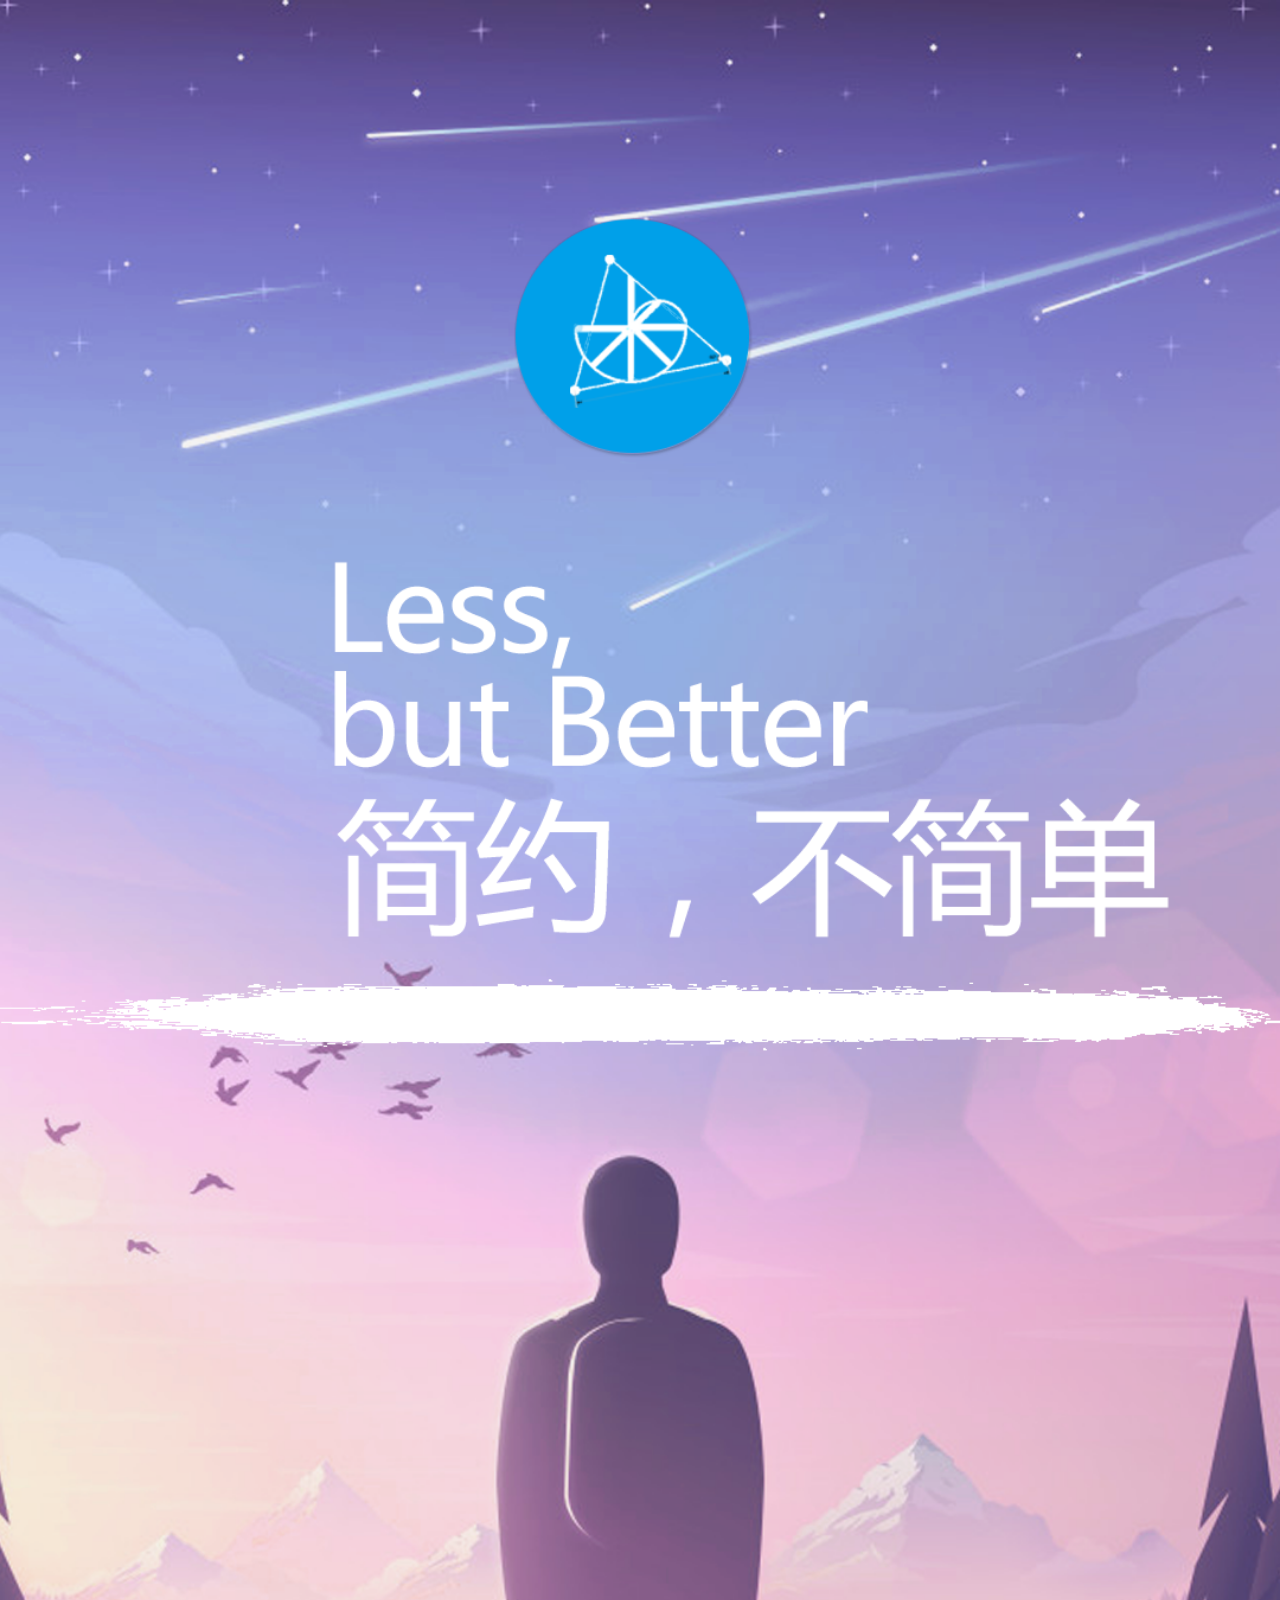
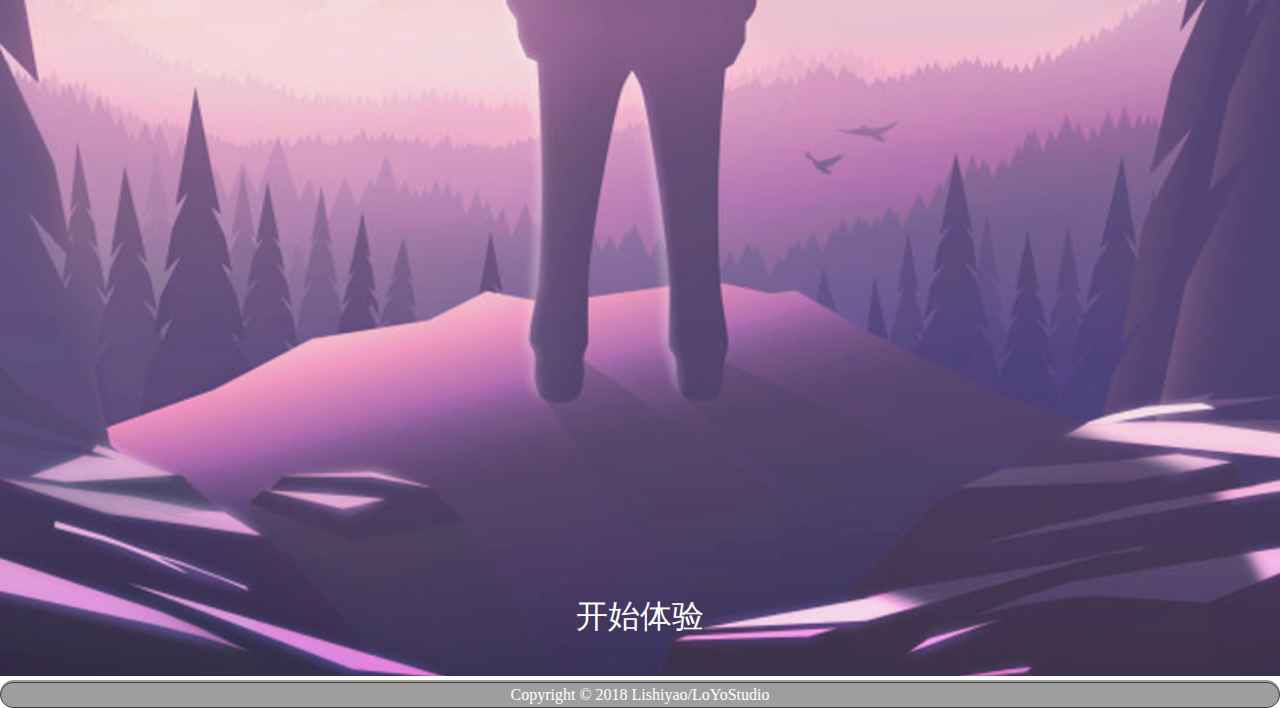
<file: index.html>
<!DOCTYPE html>
<html lang="en">

<head>
    <meta charset="UTF-8">
    <meta name="viewport" content="width=device-width, initial-scale=1.0">
    <meta http-equiv="X-UA-Compatible" content="ie=edge">
    <title>Ruler</title>
    <link rel="stylesheet" href="index.css">
    <link rel="stylesheet" href="footer.css">
</head>

<body>
    <!-- 设置背景图片 -->
    <div id="background">
        <img src="images/WelcomeB.png" />
        <div class="welcome"><a href="introduce.html">开始体验</a></div>
    </div>
    <div class="copy"></div>
    <div class="footer">Copyright &copy; 2018 Lishiyao/LoYoStudio</div>
</body>

</html>
</file>
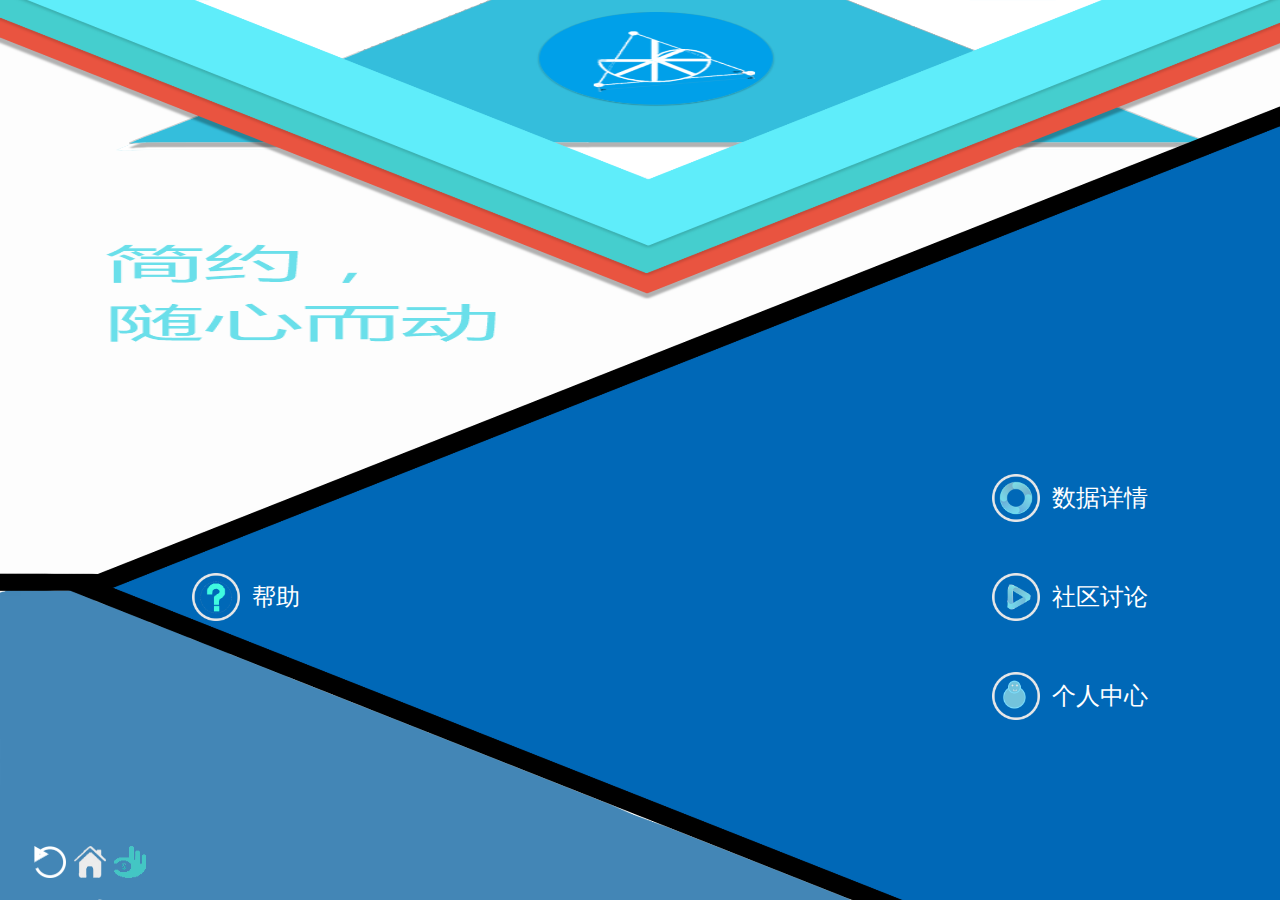
<file: bbs.html>
<!DOCTYPE html>
<html lang="zh,CN">

<head>
    <meta charset="UTF-8">
    <meta name="viewport" content="width=device-width, initial-scale=1.0">
    <meta http-equiv="X-UA-Compatible" content="ie=edge">
    <link rel="stylesheet" href="bbs.css">
    <title>社区</title>
</head>

<body>
    <div class="background">
        <img src="images/bbs.png">
    </div>
    <a href="help.html" class="tohelp">
        <div class="pos1">
            <img src="images/tohelp.png" alt="">
            <div class="text">帮助</div>
        </div>
    </a>
    <a href="404.html" class="tobbs">
        <div class="pos2">
            <img src="images/tobbs.png" alt="">
            <div class="text">社区讨论</div>
        </div>
    </a>
    <a href="404.html" class="date">
        <div class="pos3">
            <img src="images/date.png" alt="">
            <div class="text">数据详情</div>
        </div>
    </a>
    <a href="404.html" class="myinfo">
        <div class="pos4">
            <img src="images/myinfo.png" alt="">
            <div class="text">个人中心</div>
        </div>
    </a>
    <div class="wrapper">
    <ul>
        <!-- 刷新 -->
        <li><a href="bbs.html"><img src="images/f5.png" alt=""></a></li>
        <!-- 主页 -->
        <li><a href="introduce.html"><img src="images/mainpage.png" alt=""></a></li>
        <!-- 捐赠 -->
        <li><a href="pay.html"><img src="images/support.png" alt=""></a></li>
    </ul>
    </div>
</body>

</html>
</file>
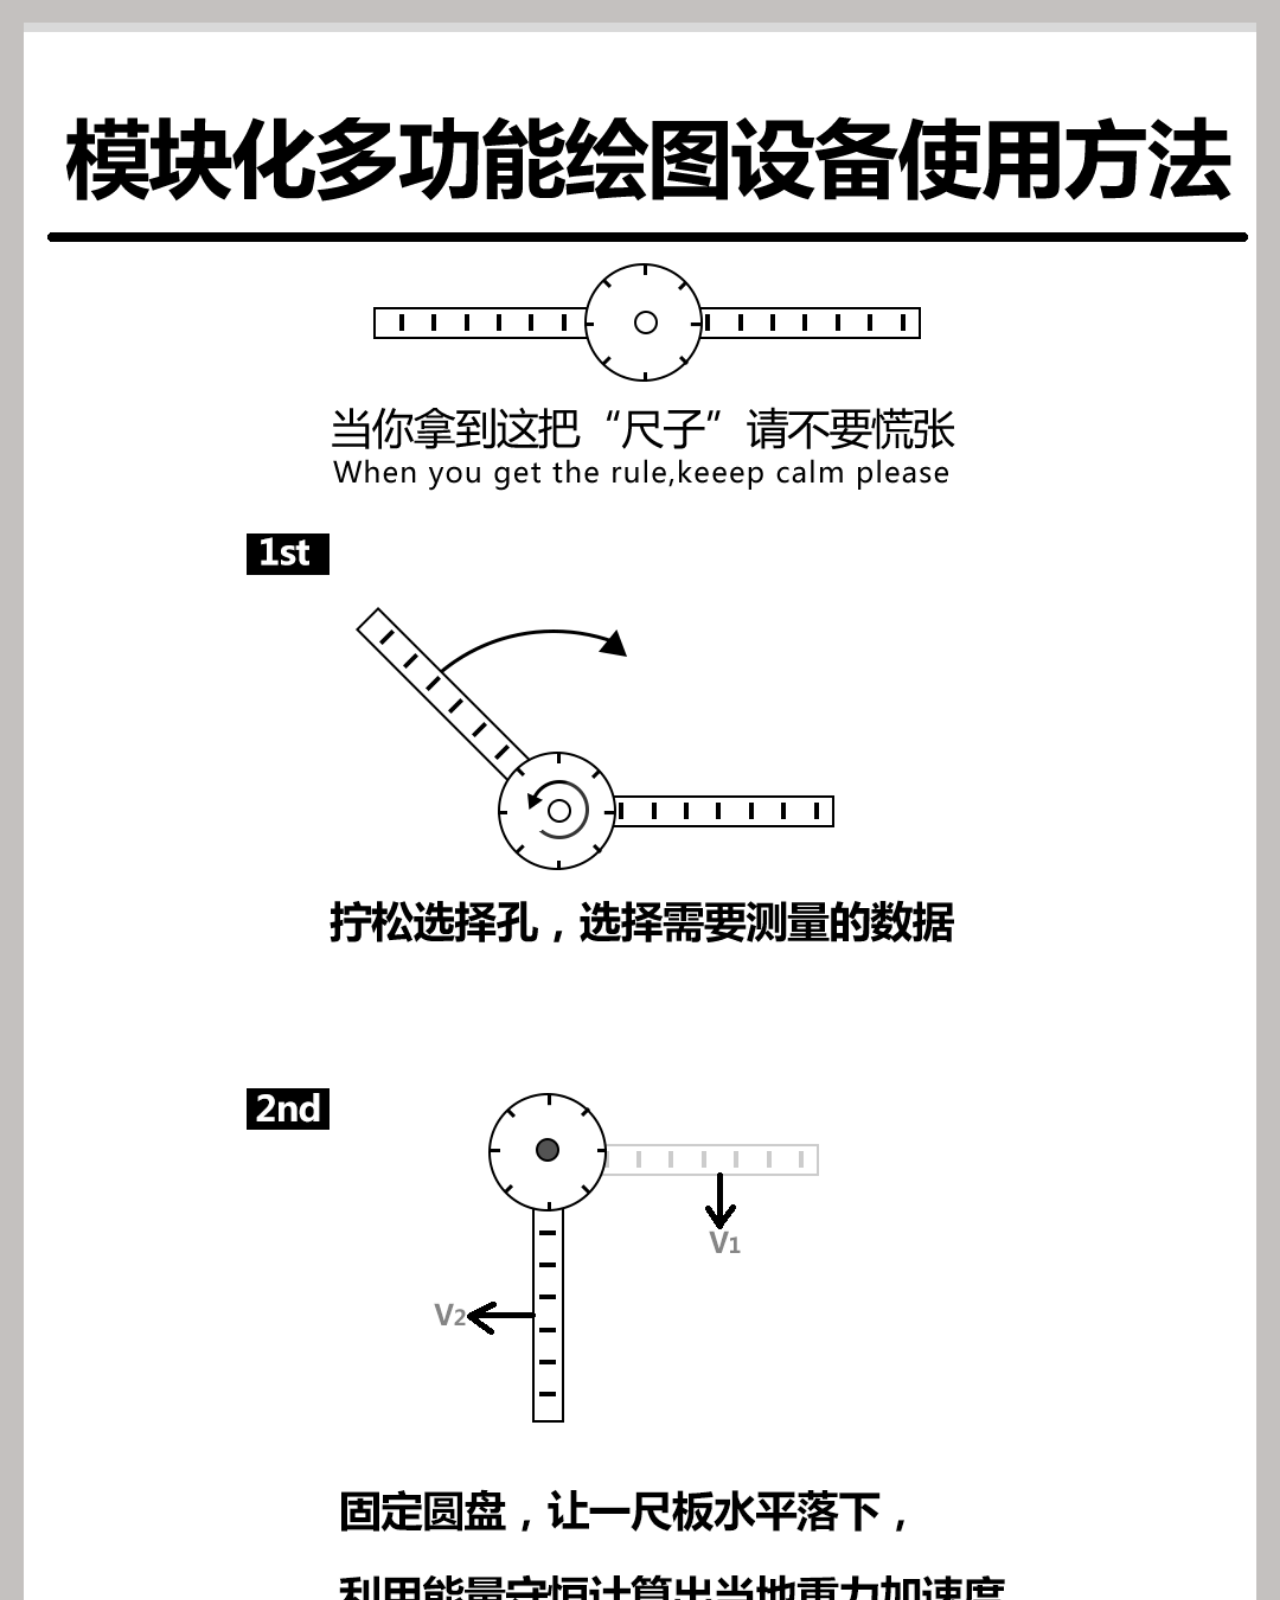
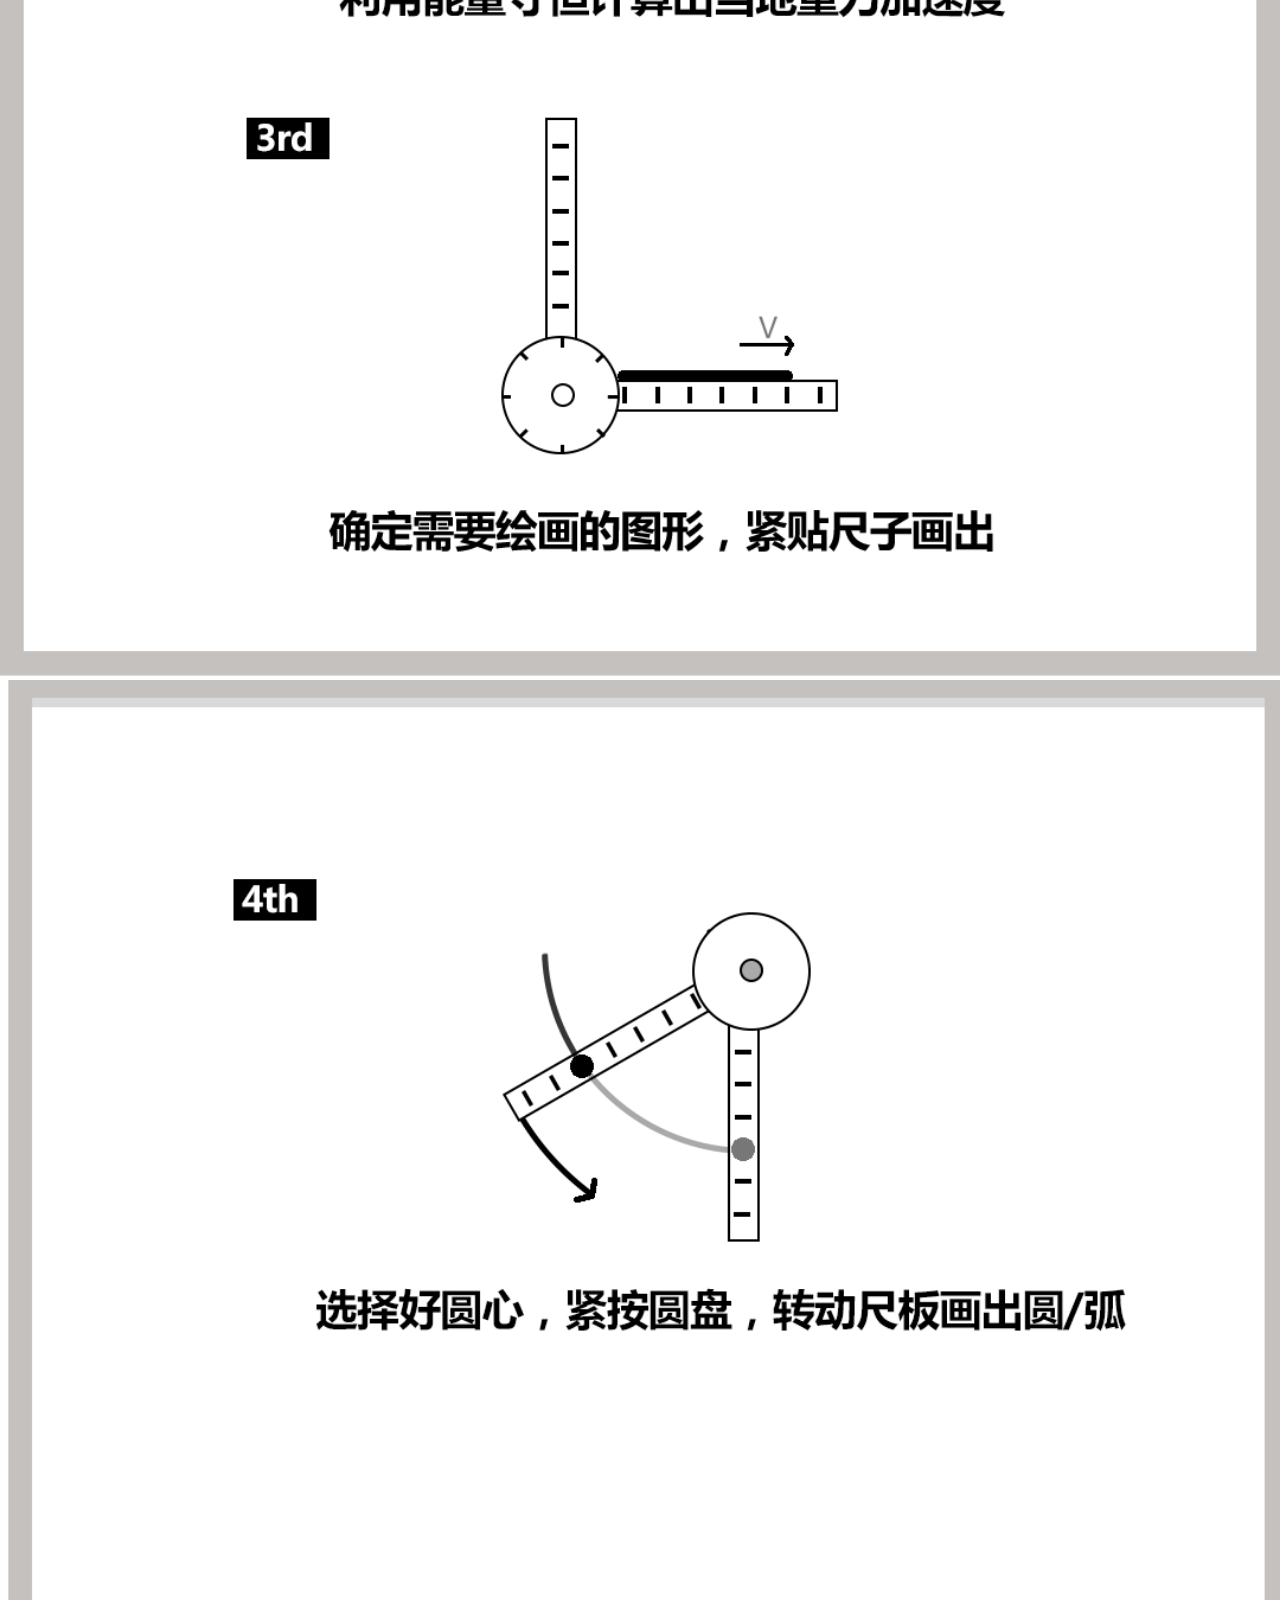
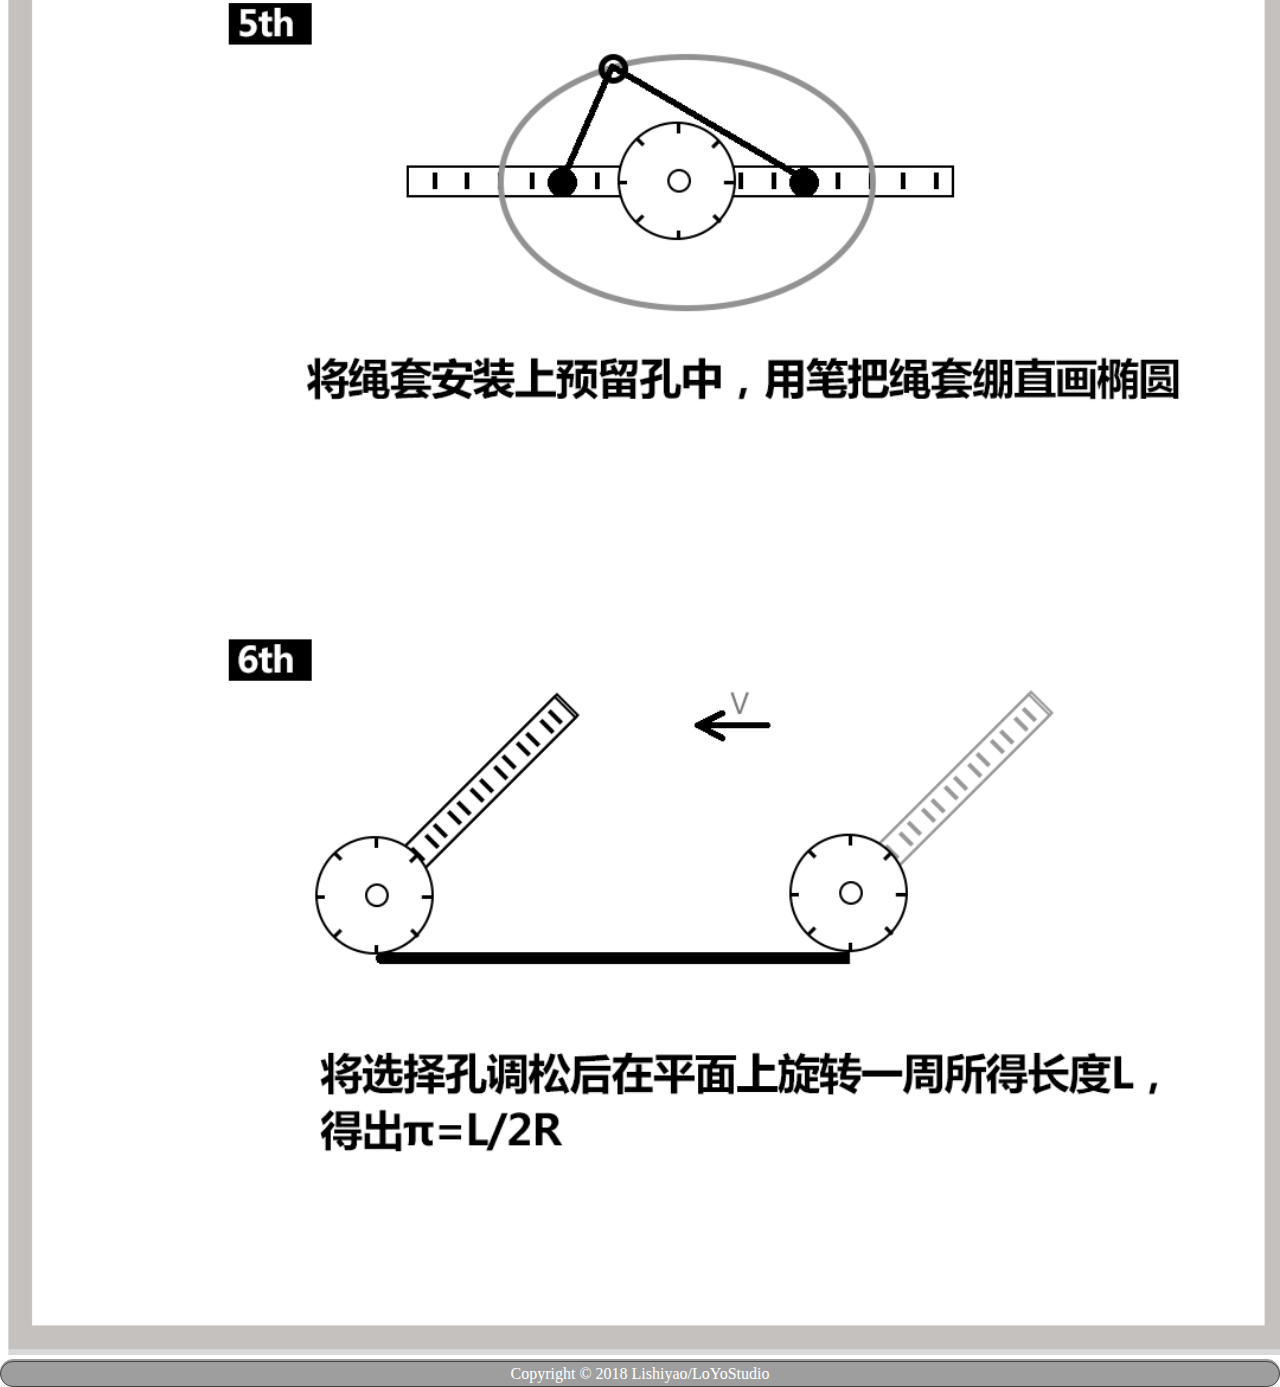
<file: help.html>
<!DOCTYPE html>
<html lang="en">

<head>
    <meta charset="UTF-8">
    <meta name="viewport" content="width=device-width, initial-scale=1.0">
    <meta http-equiv="X-UA-Compatible" content="ie=edge">
    <link rel="stylesheet" href="help.css">
    <title>Help</title>
    <link rel="stylesheet" href="footer.css">
</head>

<body>
    <div>
        <img src="images/help1.png" alt="">
        <img src="images/help2.png" alt="">
    </div>
    <div class="copy"></div>
    <div class="footer">Copyright &copy; 2018 Lishiyao/LoYoStudio</div>
</body>
</html>
</file>
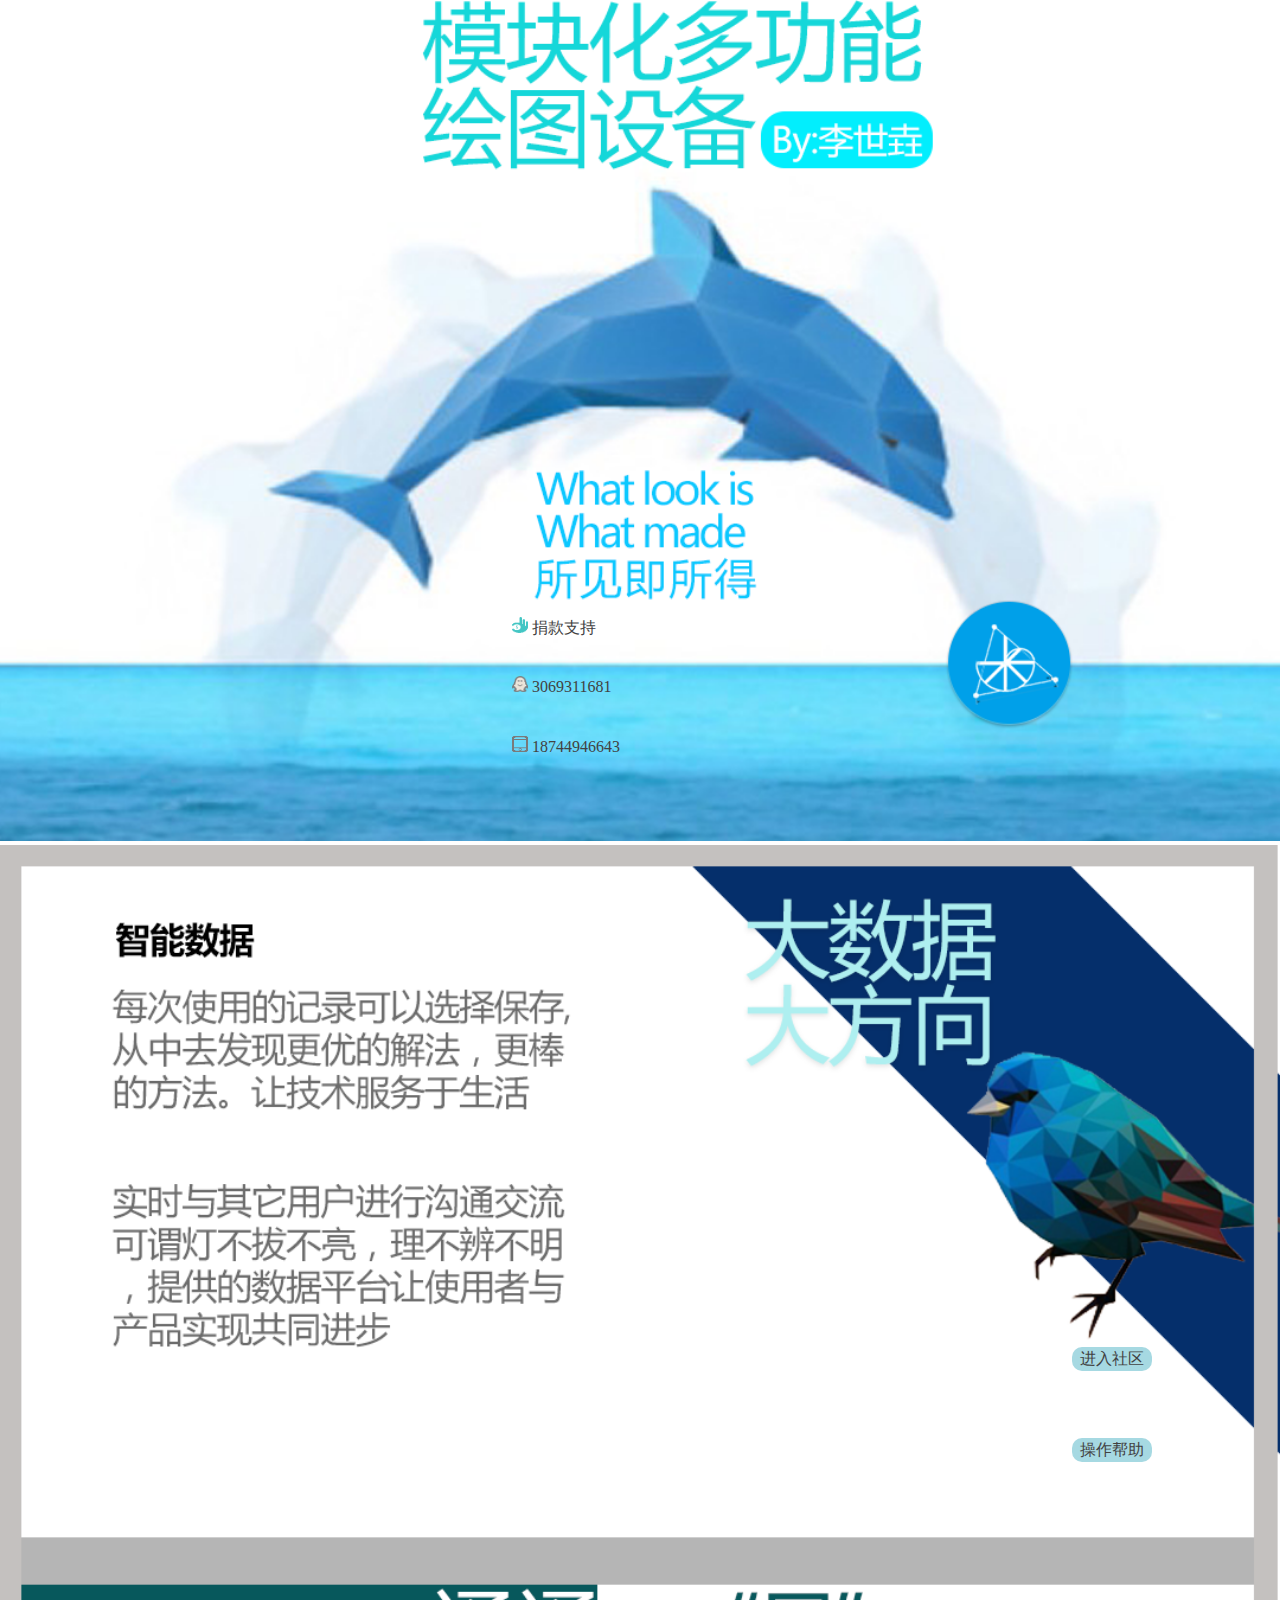
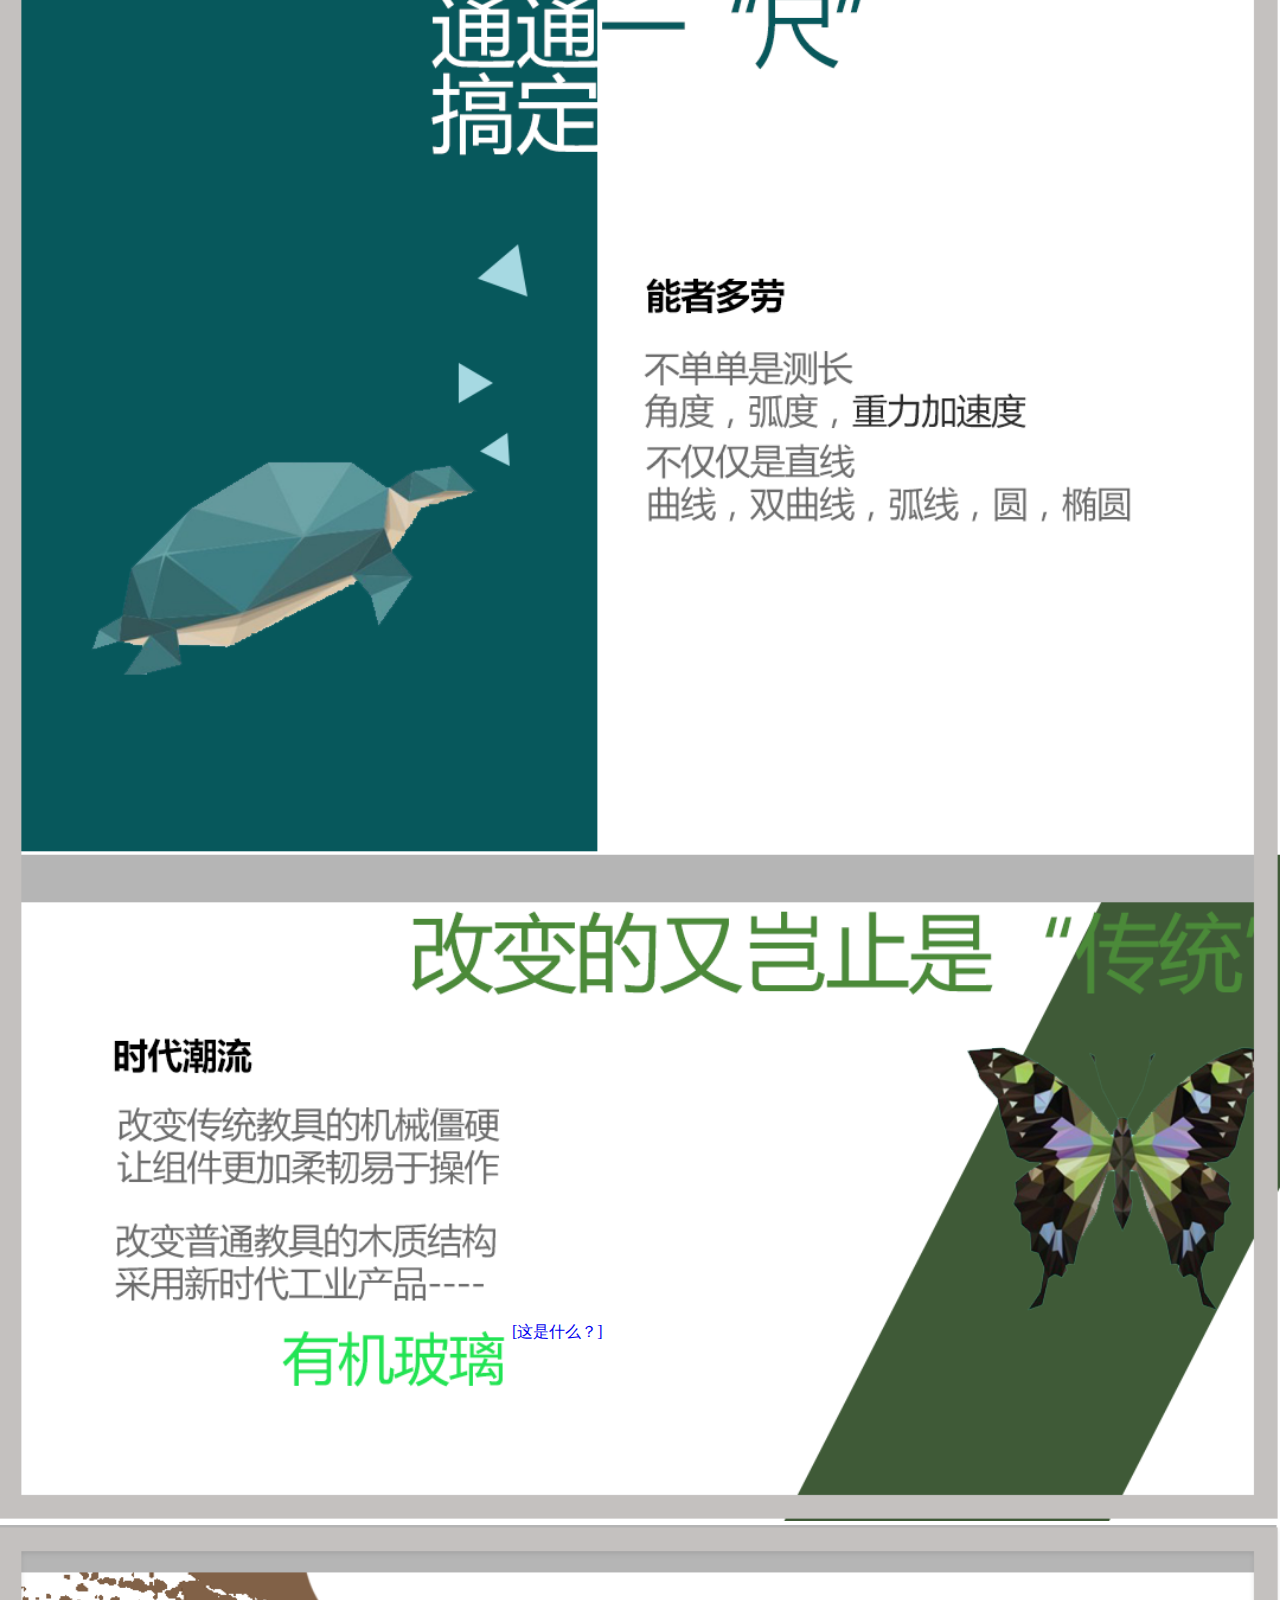
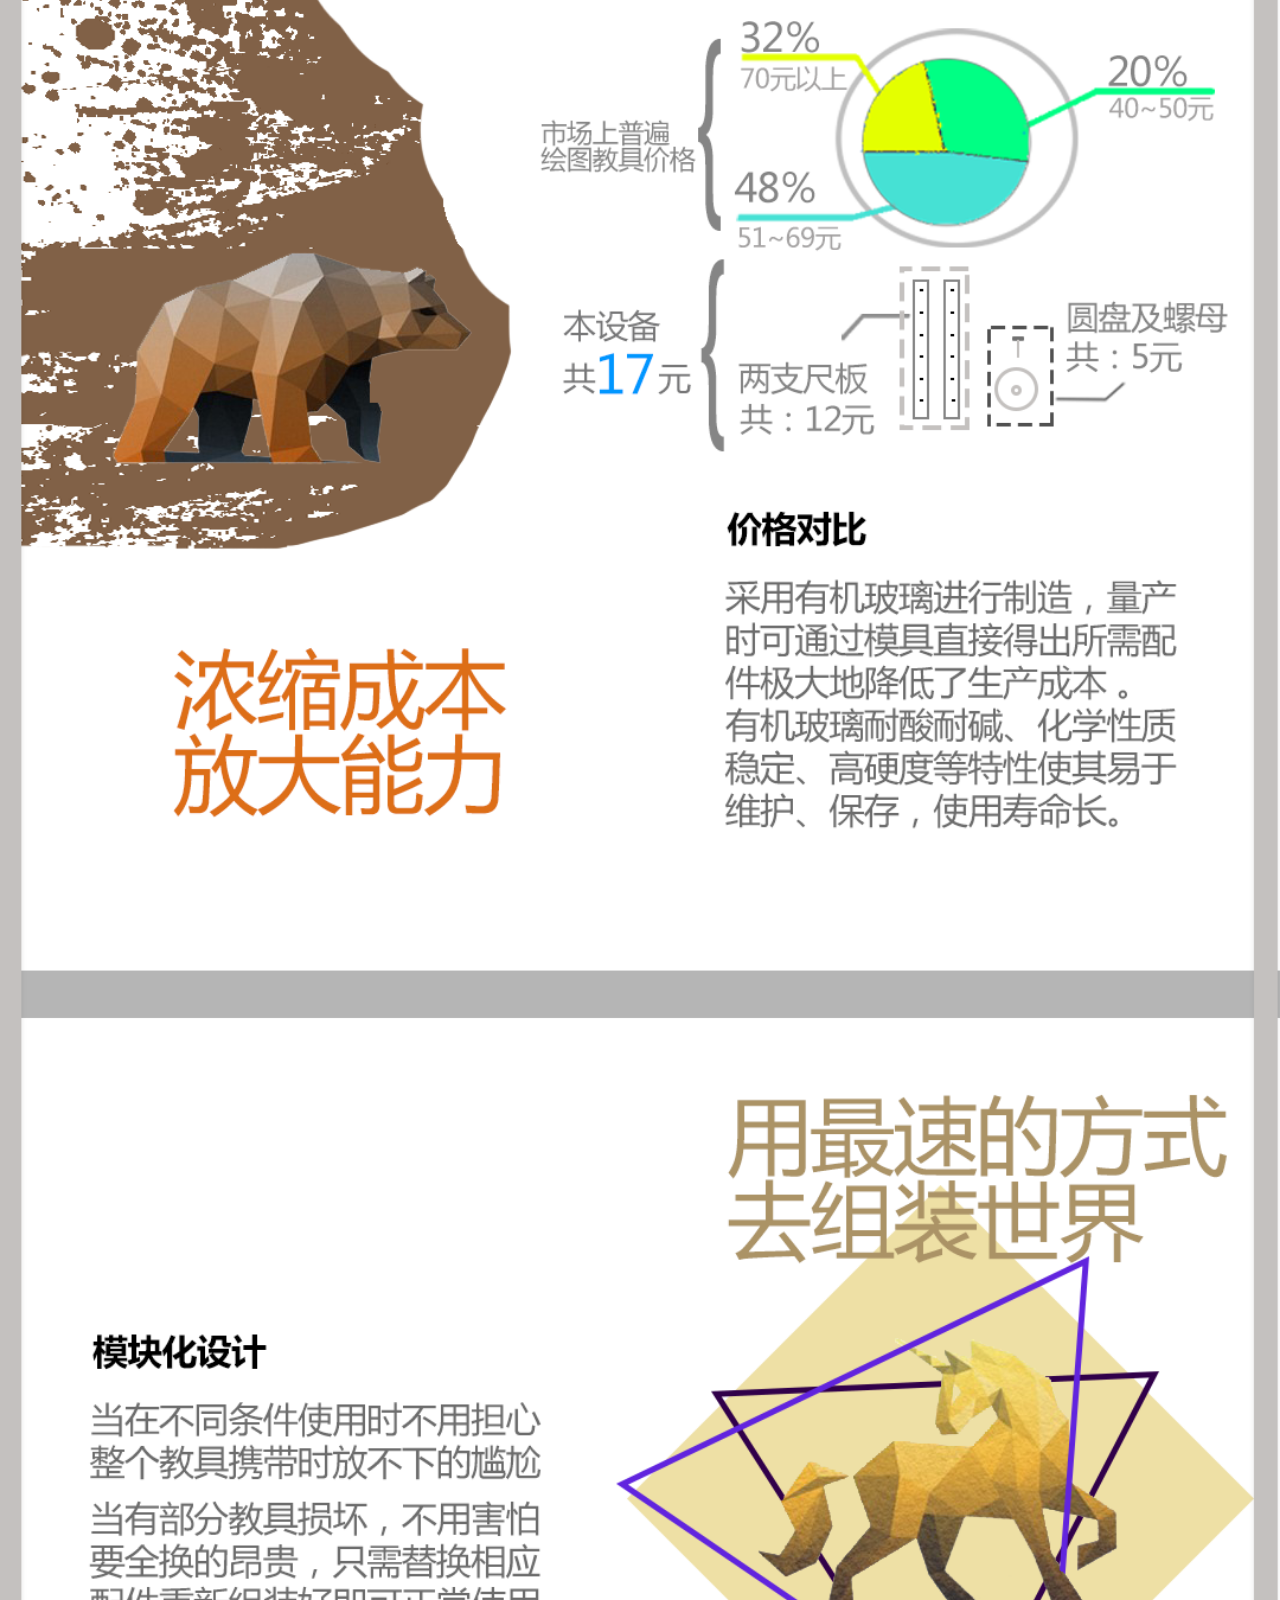
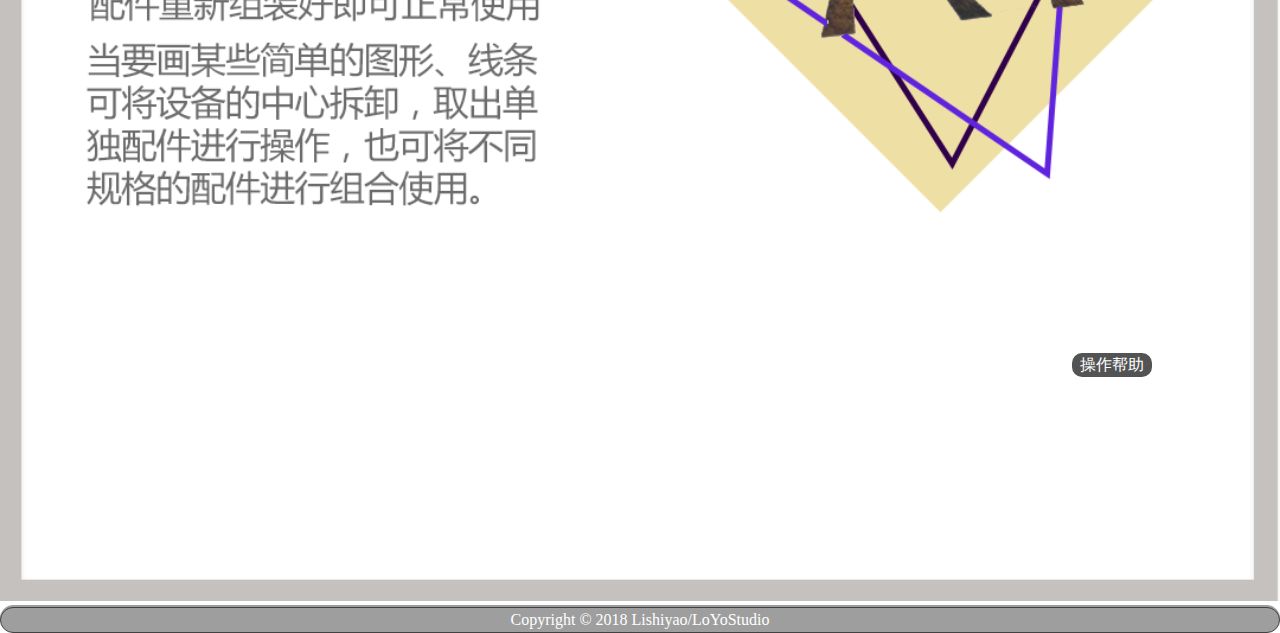
<file: introduce.html>
<!DOCTYPE html>
<html lang="zh,CN">

<head>
    <meta charset="UTF-8">
    <meta name="viewport" content="width=device-width, initial-scale=1.0">
    <meta http-equiv="X-UA-Compatible" content="ie=edge">
    <title>Introduce</title>
    <link rel="stylesheet" href="introduce.css">
    <link rel="stylesheet" href="footer.css">
</head>

<body>
    <div class="Wrapper">
        <!-- 第一屏 -->
        <div class="first">
            <img src="images/intro1.png">
            <!-- QQ跳转 -->
            <a href="mqqwpa://im/chat?chat_type=wpa&uin=3069311681&version=1&src_type=web&web_src=oicqzone.com" class="qq">
                <div>
                    <img src="images/qq.png"> 3069311681
                </div>
            </a>
            <!-- 捐赠 -->
            <a href="pay.html" class="sup">
                <div>
                    <img src="images/support.png"> 捐款支持
                </div>
            </a>
            <!-- 电话 -->
            <a href="tel:18744946643" class="tel">
                <div>
                    <img src="images/tel.png"> 18744946643
                </div>
            </a>
            <a href="" class="tel"></a>
        </div>
        <!-- 第二屏 -->
        <div class="second">
            <img src="images/intro2.png" alt="">
            <a href="bbs.html" class="bbs">
                <div>
                    进入社区
                </div>
            </a>
            <a href="help.html" class="help">
                <div>
                    操作帮助
                </div>
            </a>
            <a href="https://baike.baidu.com/item/%E6%9C%89%E6%9C%BA%E7%8E%BB%E7%92%83/170193?fr=aladdin
            " class="what" target="blank">
                [这是什么？]
            </a>
        </div>
        <!-- 第三屏 -->
        <div class="third">
            <img src="images/intro3.png">
            <a href="help.html" class="help2">
                操作帮助
            </a>
        </div>
    </div>
    <div class="copy"></div>
    <div class="footer">Copyright &copy; 2018 Lishiyao/LoYoStudio</div>
</body>

</html>
</file>
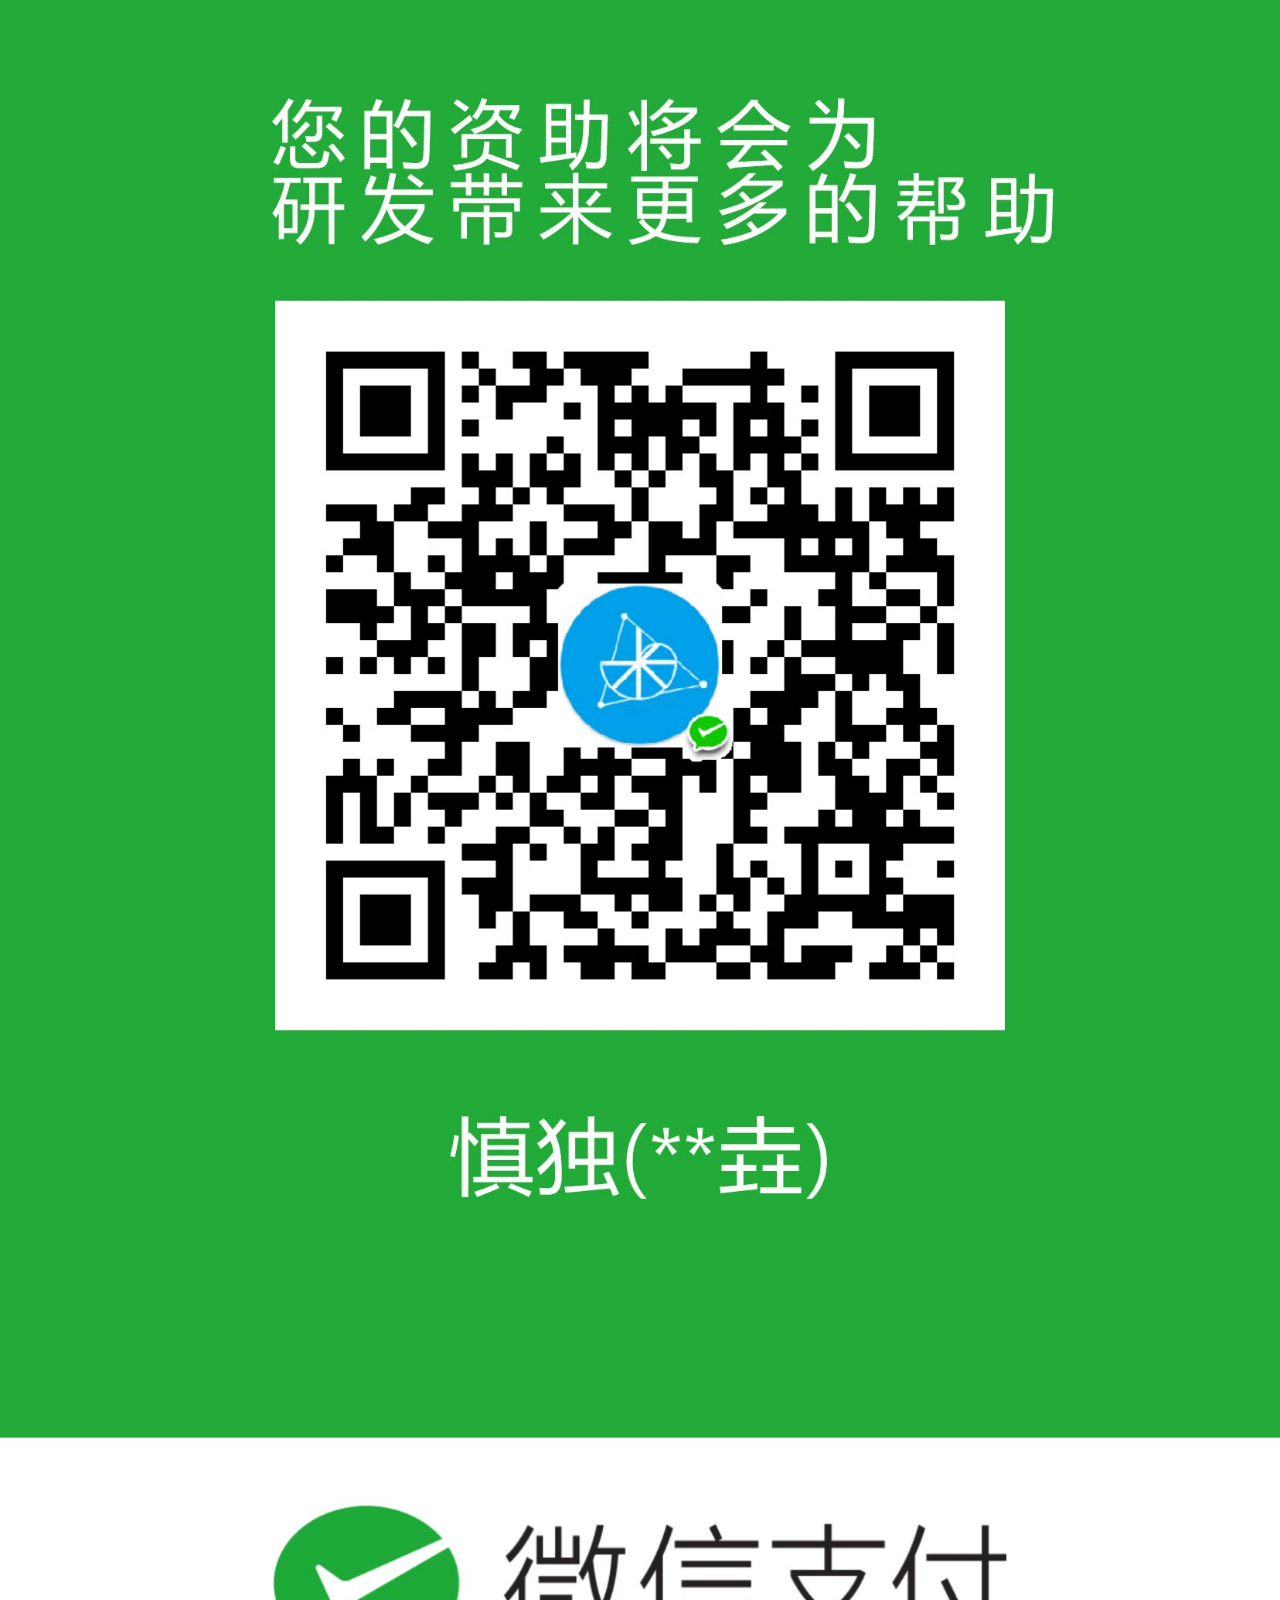
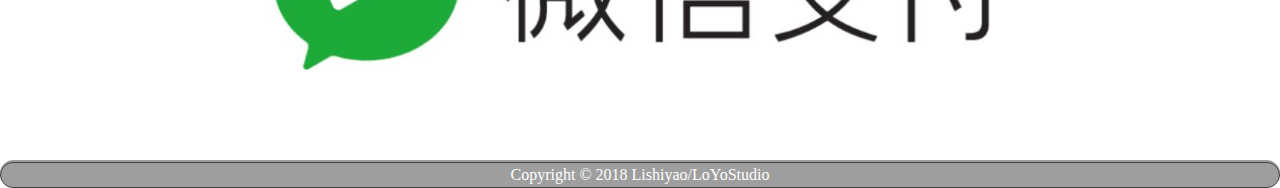
<file: pay.html>
<!DOCTYPE html>
<html lang="en">

<head>
    <meta charset="UTF-8">
    <meta name="viewport" content="width=device-width, initial-scale=1.0">
    <meta http-equiv="X-UA-Compatible" content="ie=edge">
    <link rel="stylesheet" href="pay.css">
    <link rel="stylesheet" href="footer.css">
    <title>Pay</title>
</head>

<body>
    <div class="pay">
        <img src="images/pay.jpg" alt="">
    </div>
    <div class="copy"></div>
    <div class="footer">Copyright &copy; 2018 Lishiyao/LoYoStudio</div>
</body>

</html>
</file>
<file: index.css>
* {
    margin: 0;
    padding: 0;
}

#background {
    position: relative;
width: 100%;
}

div#background>img {
    height: 100%;
    width: 100%;
    border: 0;
}
a{
    text-decoration: none;
    color: #fff;
}
.welcome{
    width: 6em;
    height: 2em;
    line-height: 2em;
    font-size: 2em;
    /* background-color: #4e32c9f3; */
    position: absolute;
    bottom: 1em;
    left: 50%;
    margin-left: -3em;
    /* border-radius: 30px; */
    text-align: center;
}
</file>
<file: footer.css>
.copy{
    position: relative;
    background-color: #9E9E9E;
    height: auto;
    min-height: 100%;
    padding-bottom:1.5em; 
    border: solid #9E9E9E 1px;
    border-radius: 15px;
    z-index: 0;
}
.footer{
    position: relative;
    text-align: center;
    background-color: #9E9E9E;
    margin-top: -1.5em;
    font-size: 1em;
    color: #fff;
    height: 1.5em;
    line-height: 1.5em;
    border: solid #424242 1px;
    border-radius: 15px;
    z-index: 0;
}
</file>
<file: bbs.css>
* {
    margin: 0;
    padding: 0;
}

ul>li {
list-style: none;
}

.background {
position: absolute;
left: 0;
top: 0;
right: 0;
bottom: 0;
z-index: -1;
}

div.background>img {
    height: 100%;
    width: 100%;
    border: 0;
}

a {
text-decoration: none;
}

.date>div,
.myinfo>div,
.tobbs>div,
.tohelp>div {
    height: 3em;
    width: 10em;
}

.date>div>img,
.myinfo>div>img,
.tobbs>div>img,
.tohelp>div>img {
    width: 3em;
    height: 3em;
}

.date>div>.text,
.myinfo>div>.text,
.tobbs>div>.text,
.tohelp>div>.text {
    display: inline-block;
    position: absolute;
    top: 0;
    left: 2.5em;
    width: 5em;
    height: 2em;
    color: #fff;
    font-size: 1.5em;
    line-height: 2em;
}

.tohelp>div>.text {
    width: 2em !important;
}

div.pos1 {
    width: 7em !important;
}

.pos1 {
    position: absolute;
    bottom: 31%;
    left: 15%;
}

.pos2 {
    position: absolute;
    bottom: 31%;
    right: 10%;
}

.pos3 {
    position: absolute;
    bottom: 42%;
    right: 10%;
}

.pos4 {
    position: absolute;
    bottom: 20%;
    right: 10%;
}

ul>li>a>img {
    width: 2em;
    height: 2em;
}

ul>li {
    float: left;
    margin-left: 0.5em;
}

div>ul {
    position: absolute;
    bottom: 2%;
    left: 2%;
}
.Wrapper::after{
    content: '';
    display: block;
    clear: both;
}
</file>
<file: help.css>
*{
    margin: 0;
    padding: 0;
}
div>img{
    width: 100%;
}
</file>
<file: introduce.css>
* {
    margin: 0;
    padding: 0;
}

.first {
    display: inline-block;
    position: relative;
    width: 100%;
}

.Wrapper>div>img {
    width: 100%
}

a {
    text-decoration: none;
}

.first>a>div>img {
    width: 1em;
    height: 1em;
}

.first>.qq>div {
    position: absolute;
    left: 40%;
    top: 80%;
    color: #424242;
}

.first>.sup>div {
    position: absolute;
    left: 40%;
    top: 73%;
    color: #424242;
}

.first>.tel>div {
    position: absolute;
    left: 40%;
    top: 87%;
    color: #424242;
}

.Wrapper>.second {
    position: relative;
}

.bbs>div {
    position: absolute;
    top: 22%;
    right: 10%;
    font-size: 1em;
    line-height: 1.5em;
    height: 1.5em;
    width: 5em;
    text-align: center;
    border-radius: 10px;
    background-color: #a6d9e2;
    color: #424242;
}
.help>div {
    position: absolute;
    top: 26%;
    right: 10%;
    font-size: 1em;
    line-height: 1.5em;
    height: 1.5em;
    width: 5em;
    text-align: center;
    border-radius: 10px;
    background-color: #a6d9e2;
    color: #424242;
}
.what{
    display: inline-block;
    font-size: 1em;
    position: absolute;
    left:40%;
    bottom: 8%;
}
.Wrapper>.third{
    position: relative;
}
.help2{
    position: absolute;
    bottom: 10%;
    right: 10%;
    font-size: 1em;
    line-height: 1.5em;
    height: 1.5em;
    width: 5em;
    text-align: center;
    border-radius: 10px;
    background-color:#535353;
    color: #ffffff;
}
</file>
<file: pay.css>
*{
    margin: 0;
    padding: 0;
}

.pay>img{
    width: 100%;
    position: relative;
}
.back{
    border: solid #424242 1px;
    border-radius: 10px;
    height: 2em;
    width: 5em;
    background-color: #424242;
    color: #fff;
    text-align: center;
    line-height: 2em;
}
a>div{
    position: absolute;
    bottom: 32.5%;
    left: 50%;
    margin-left: -2.5em;
}
</file>
